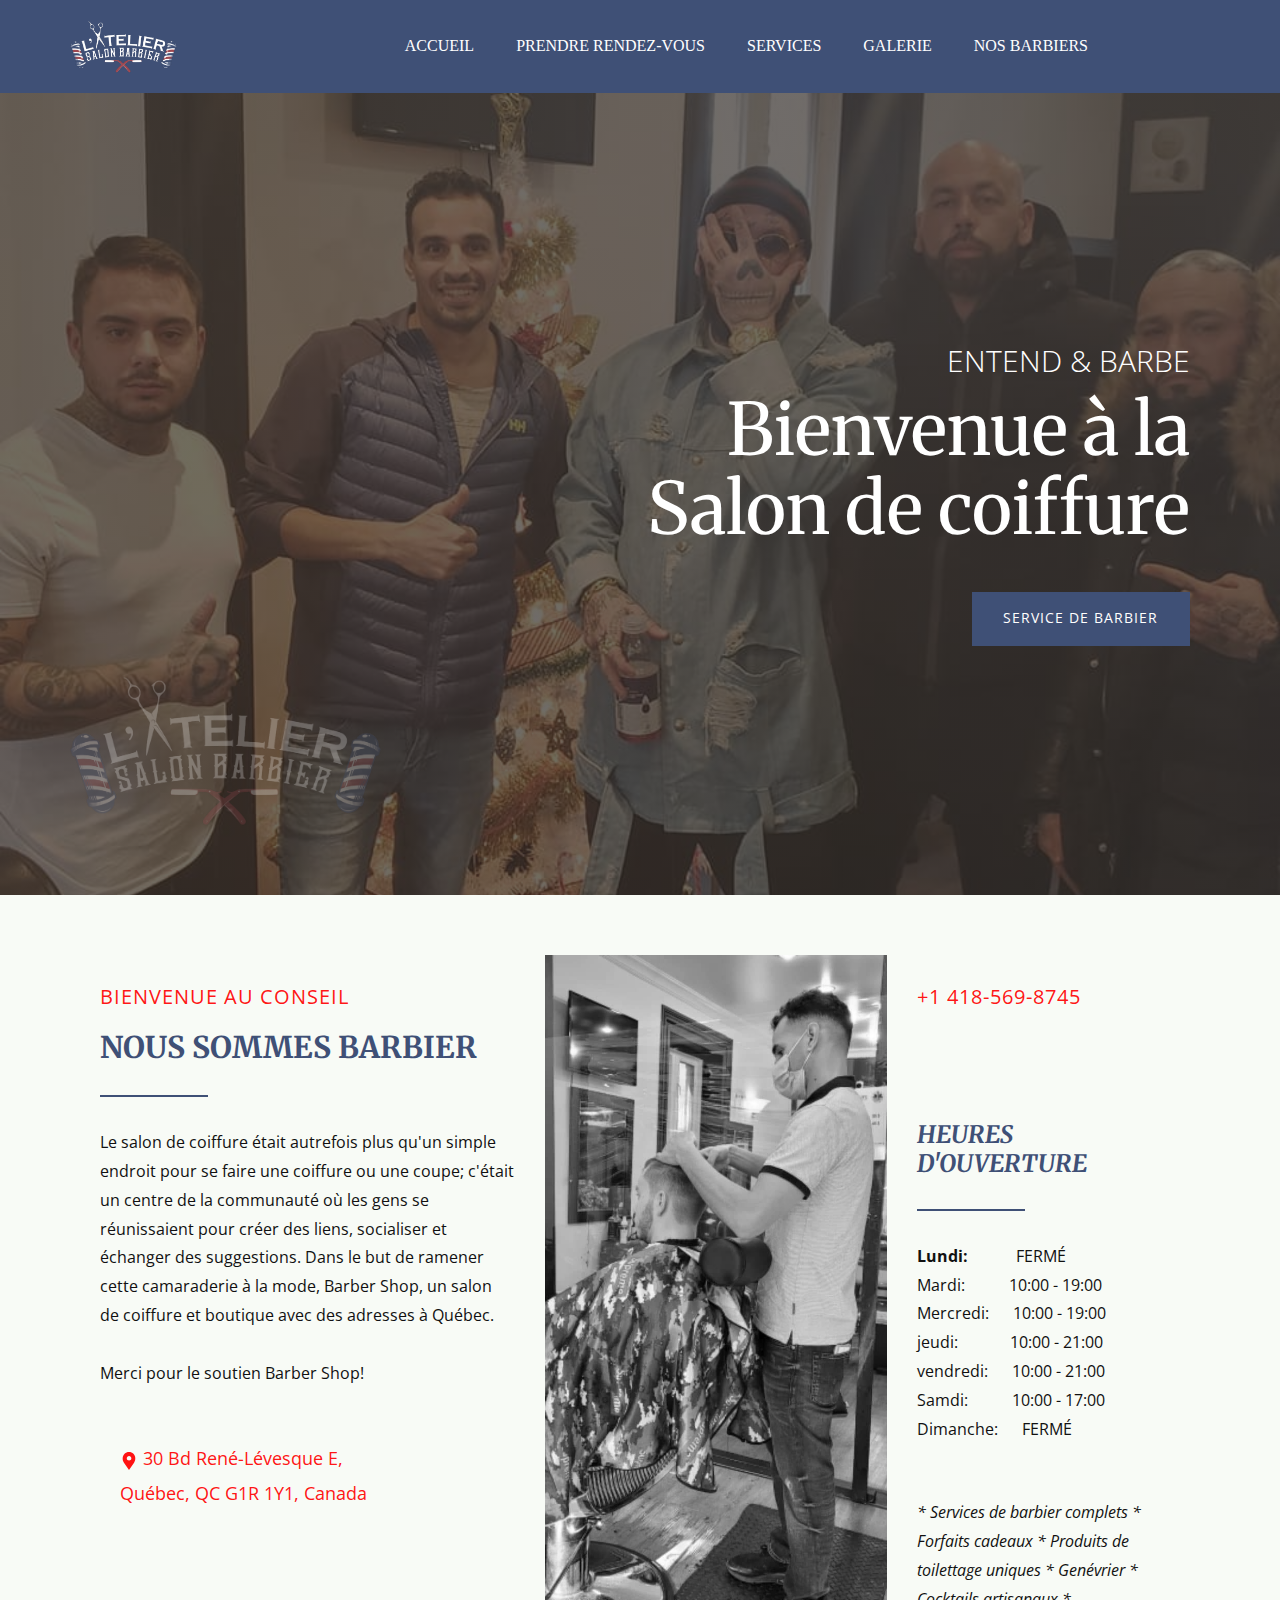
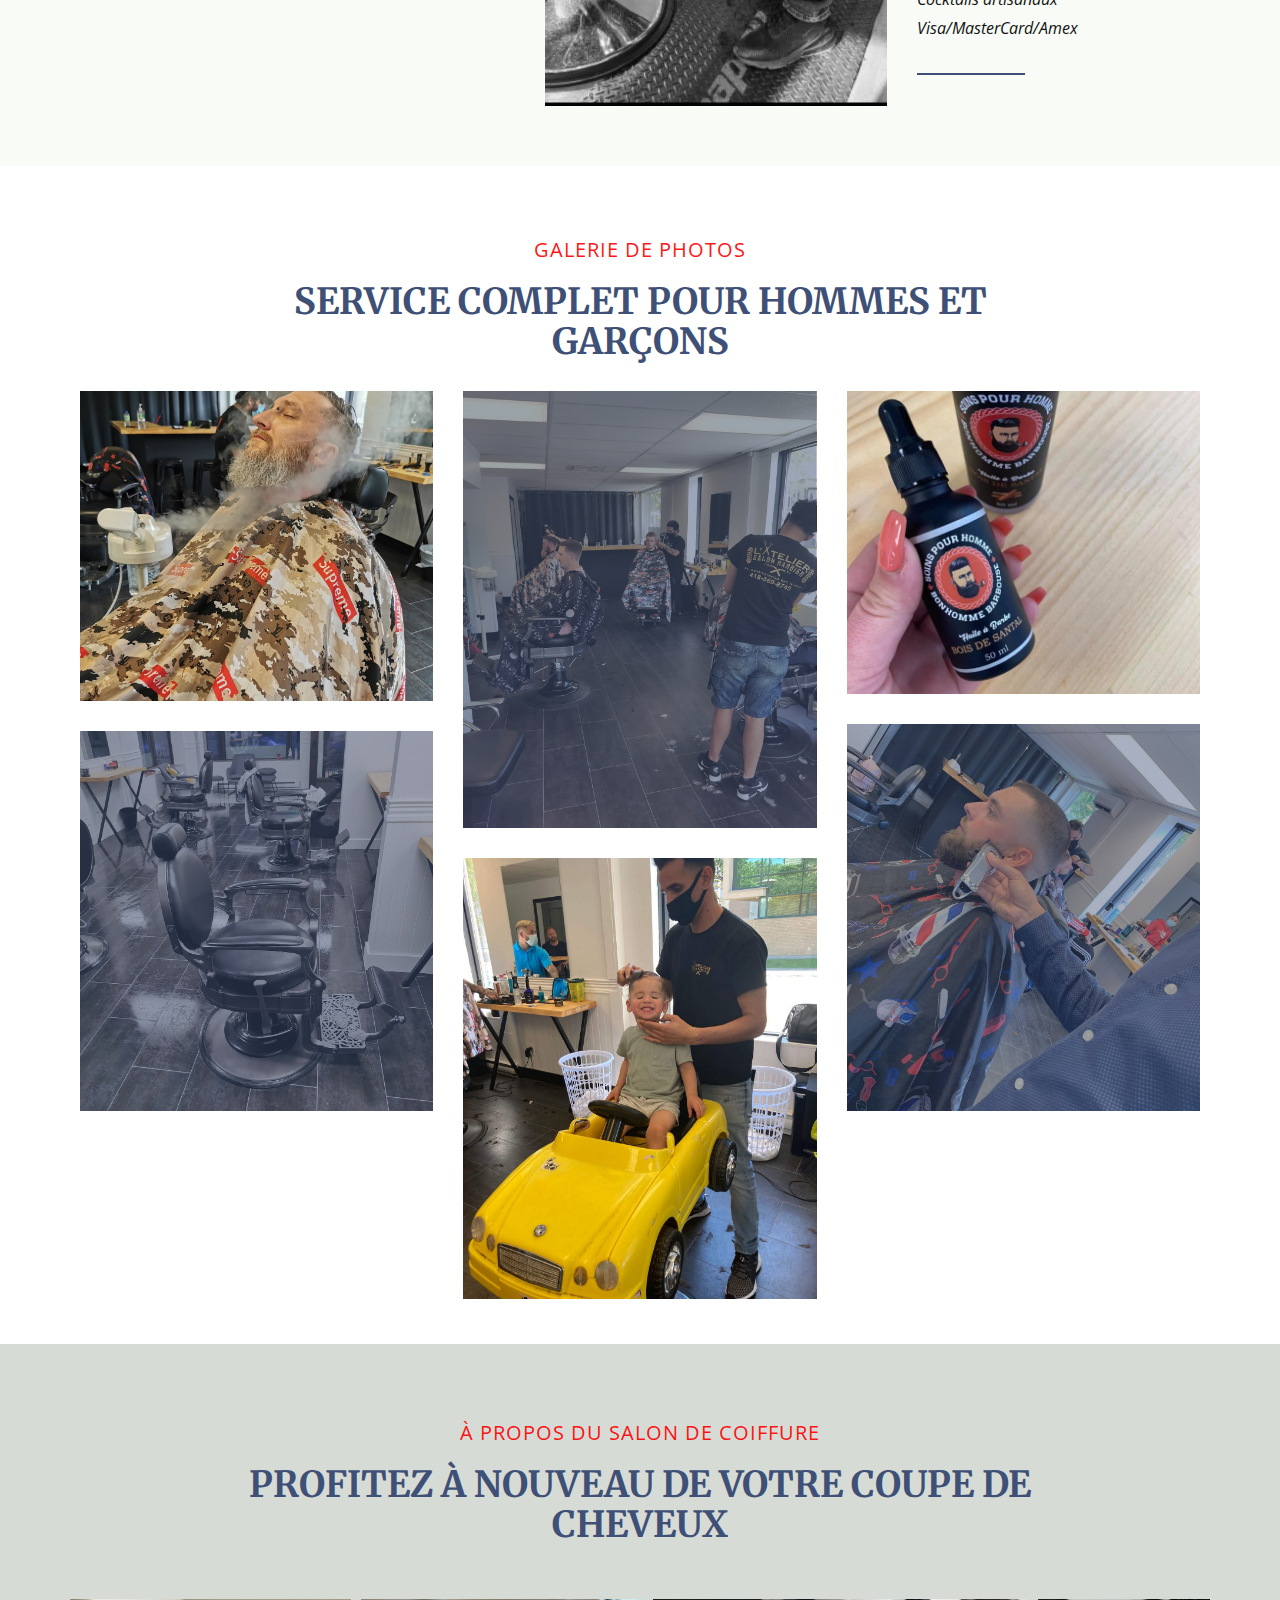
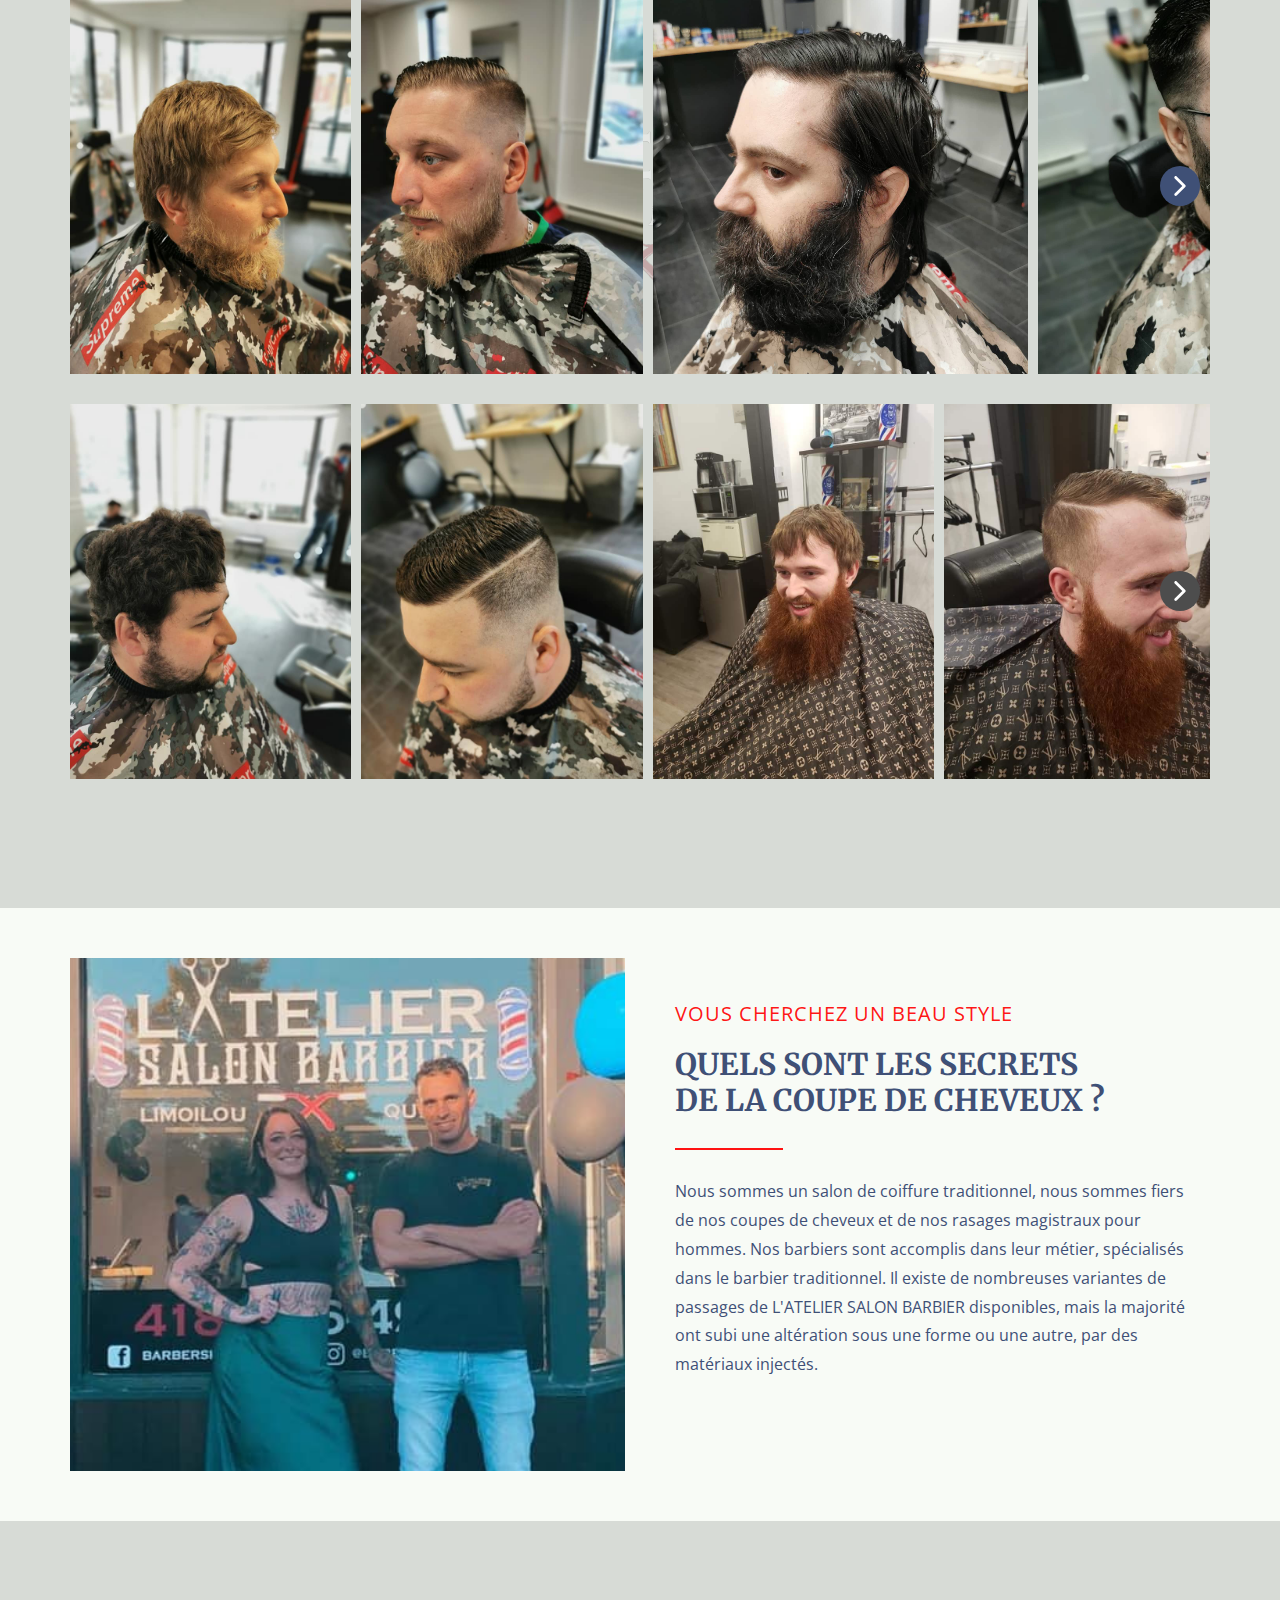
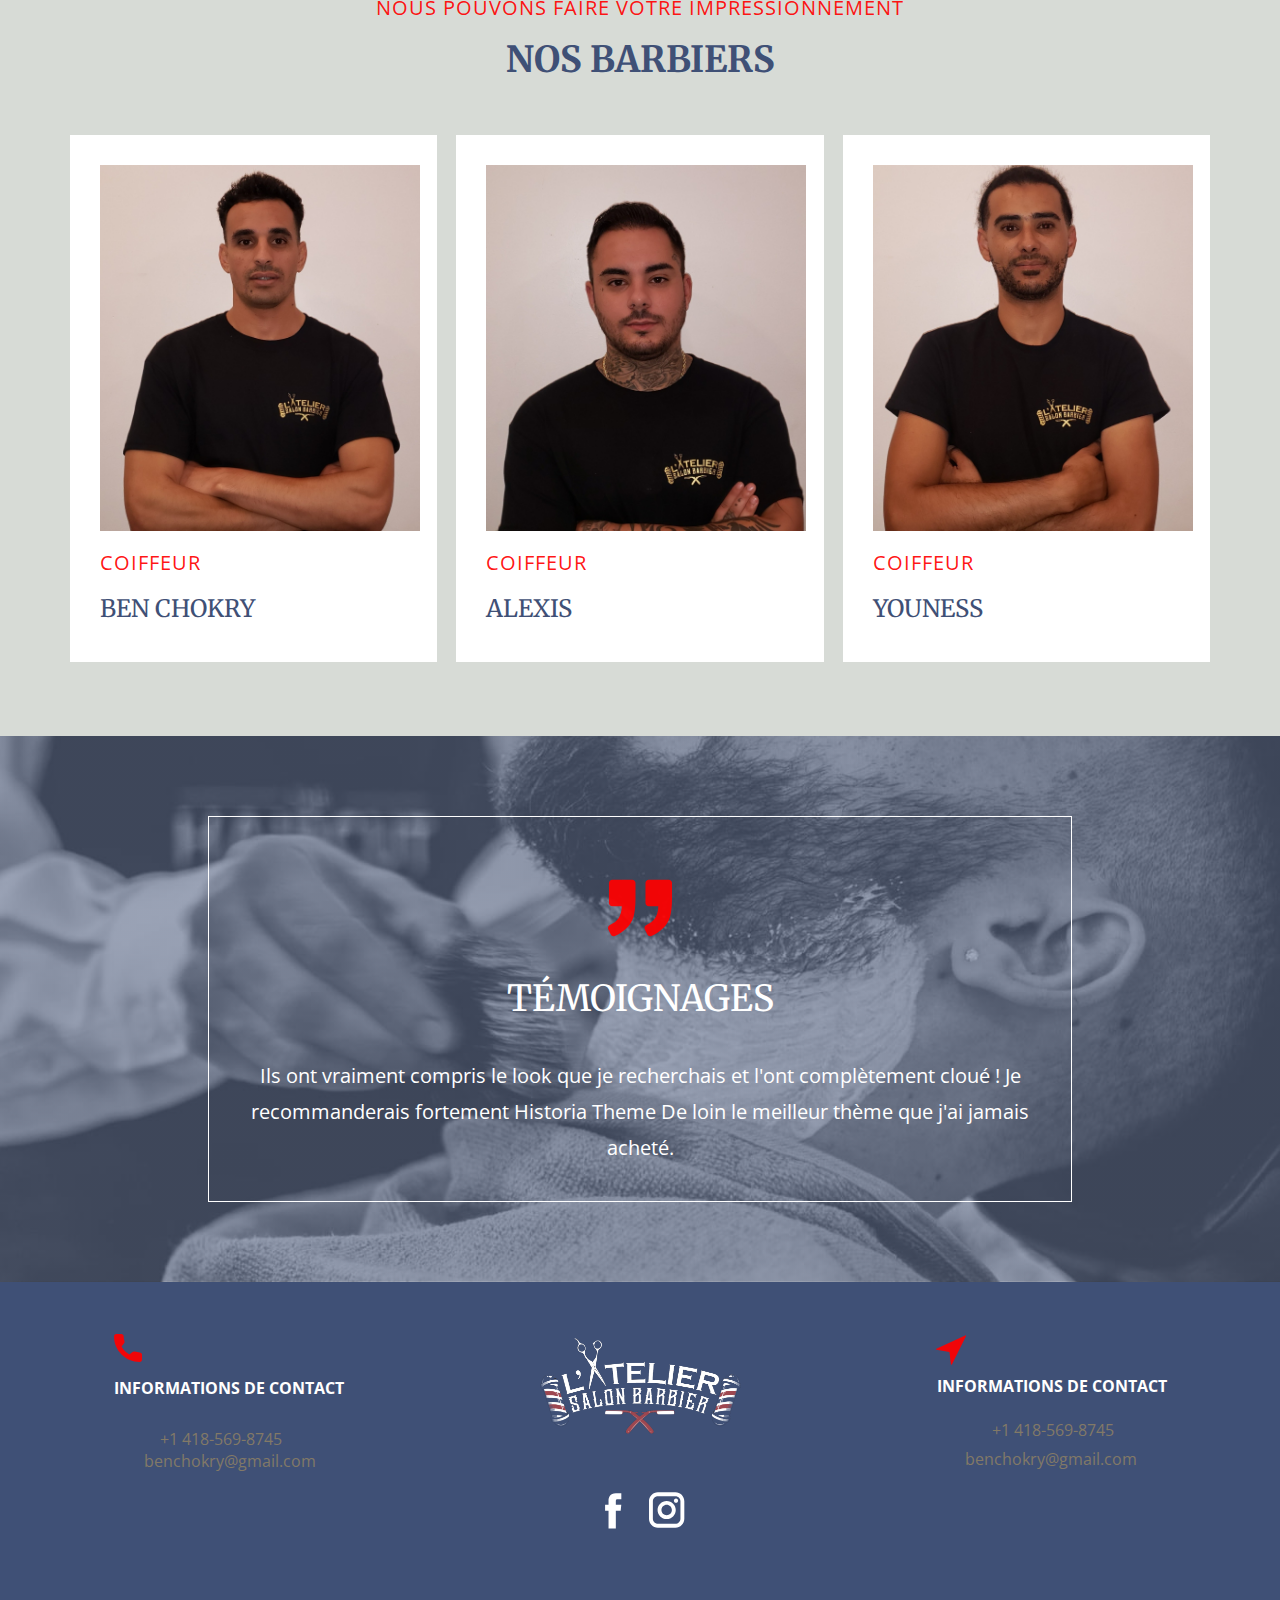
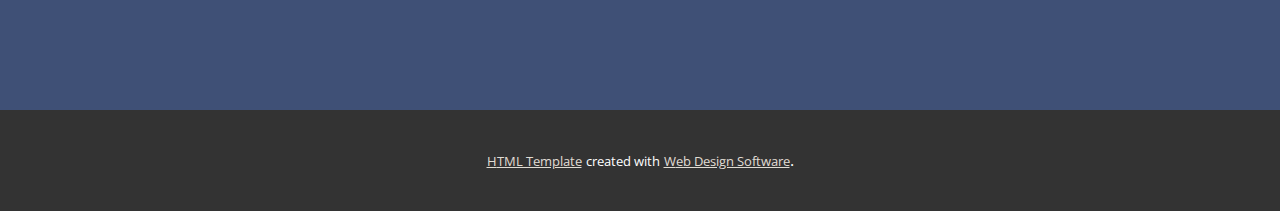
<file: webpage.html>
<!DOCTYPE html>
<html style="font-size: 16px;" lang="fr-CA">
  <head>
    <meta name="viewport" content="width=device-width, initial-scale=1.0">
    <meta charset="utf-8">
    <meta name="keywords" content="Welcome to theBarber Shop, Man &amp; Boys Full Service, Enjoy Your Haircut Again, Hot Shaves, Our Barbers, testimonials">
    <meta name="description" content="">
    <meta name="page_type" content="np-template-header-footer-from-plugin">
    <title>webpage</title>
    <link rel="stylesheet" href="nicepage.css" media="screen">
<link rel="stylesheet" href="webpage.css" media="screen">
    <script class="u-script" type="text/javascript" src="jquery.js" defer=""></script>
    <script class="u-script" type="text/javascript" src="nicepage.js" defer=""></script>
    <meta name="generator" content="Nicepage 3.23.2, nicepage.com">
    <link id="u-theme-google-font" rel="stylesheet" href="https://fonts.googleapis.com/css?family=Merriweather:300,300i,400,400i,700,700i,900,900i|Open+Sans:300,300i,400,400i,600,600i,700,700i,800,800i">
    
    
    
    
    
    
    
    
    <script type="application/ld+json">{
		"@context": "http://schema.org",
		"@type": "Organization",
		"name": "barber",
		"logo": "images/logo.png",
		"sameAs": [
				"https://www.facebook.com/benhassounechokry/",
				"https://www.instagram.com/barbershoplatelier/"
		]
}</script>
    <meta name="theme-color" content="#827967">
    <meta property="og:title" content="webpage">
    <meta property="og:description" content="">
    <meta property="og:type" content="website">
  </head>
  <body class="u-body"><header class="u-clearfix u-custom-color-1 u-header u-sticky u-sticky-b084 u-header" id="sec-3827"><div class="u-clearfix u-sheet u-valign-middle-sm u-valign-middle-xs u-sheet-1">
        <nav class="u-align-left u-menu u-menu-one-level u-nav-spacing-25 u-offcanvas u-menu-1" data-responsive-from="MD">
          <div class="menu-collapse" style="font-size: 1rem; letter-spacing: 0px; text-transform: uppercase; font-weight: 500;">
            <a class="u-button-style u-custom-active-border-color u-custom-active-color u-custom-border u-custom-border-color u-custom-borders u-custom-hover-border-color u-custom-hover-color u-custom-left-right-menu-spacing u-custom-padding-bottom u-custom-text-active-color u-custom-text-color u-custom-text-hover-color u-custom-top-bottom-menu-spacing u-nav-link u-text-black" href="#" style="padding: 4px 0px; font-size: calc(1em + 8px);">
              <svg class="u-svg-link" preserveAspectRatio="xMidYMin slice" viewBox="0 0 302 302" style="undefined"><use xmlns:xlink="http://www.w3.org/1999/xlink" xlink:href="#svg-7b92"></use></svg>
              <svg xmlns="http://www.w3.org/2000/svg" xmlns:xlink="http://www.w3.org/1999/xlink" version="1.1" id="svg-7b92" x="0px" y="0px" viewBox="0 0 302 302" style="enable-background:new 0 0 302 302;" xml:space="preserve" class="u-svg-content"><g><rect y="36" width="302" height="30"></rect><rect y="236" width="302" height="30"></rect><rect y="136" width="302" height="30"></rect>
</g><g></g><g></g><g></g><g></g><g></g><g></g><g></g><g></g><g></g><g></g><g></g><g></g><g></g><g></g><g></g></svg>
            </a>
          </div>
          <div class="u-custom-menu u-nav-container">
            <ul class="u-nav u-spacing-2 u-unstyled u-nav-1"><li class="u-nav-item"><a class="u-border-active-palette-1-base u-border-hover-palette-1-light-1 u-button-style u-nav-link u-text-active-white u-text-body-alt-color u-text-hover-custom-color-2" href="webpage.html#sec-4182" data-page-id="579124376" style="padding: 10px 20px;">ACCUEIL</a>
</li><li class="u-nav-item"><a class="u-border-active-palette-1-base u-border-hover-palette-1-light-1 u-button-style u-nav-link u-text-active-white u-text-body-alt-color u-text-hover-custom-color-2" href="webpage.html#sec-e024" data-page-id="579124376" style="padding: 10px 20px;">Prendre rendez-vous</a>
</li><li class="u-nav-item"><a class="u-border-active-palette-1-base u-border-hover-palette-1-light-1 u-button-style u-nav-link u-text-active-white u-text-body-alt-color u-text-hover-custom-color-2" href="webpage.html#sec-c264" data-page-id="579124376" style="padding: 10px 20px;">services</a>
</li><li class="u-nav-item"><a class="u-border-active-palette-1-base u-border-hover-palette-1-light-1 u-button-style u-nav-link u-text-active-white u-text-body-alt-color u-text-hover-custom-color-2" href="webpage.html#sec-a2f8" data-page-id="579124376" style="padding: 10px 20px;">Galerie</a>
</li><li class="u-nav-item"><a class="u-border-active-palette-1-base u-border-hover-palette-1-light-1 u-button-style u-nav-link u-text-active-white u-text-body-alt-color u-text-hover-custom-color-2" href="webpage.html#sec-744b" data-page-id="579124376" style="padding: 10px 20px;">Nos barbiers </a>
</li></ul>
          </div>
          <div class="u-custom-menu u-nav-container-collapse">
            <div class="u-align-center u-container-style u-custom-color-1 u-inner-container-layout u-opacity u-opacity-95 u-sidenav u-sidenav-1" data-offcanvas-width="181.25">
              <div class="u-sidenav-overflow">
                <div class="u-menu-close"></div>
                <ul class="u-align-center u-nav u-popupmenu-items u-spacing-24 u-text-hover-custom-color-2 u-unstyled u-nav-2"><li class="u-nav-item"><a class="u-button-style u-nav-link" href="webpage.html#sec-4182" data-page-id="579124376" style="padding: 10px 20px;">ACCUEIL</a>
</li><li class="u-nav-item"><a class="u-button-style u-nav-link" href="webpage.html#sec-e024" data-page-id="579124376" style="padding: 10px 20px;">Prendre rendez-vous</a>
</li><li class="u-nav-item"><a class="u-button-style u-nav-link" href="webpage.html#sec-c264" data-page-id="579124376" style="padding: 10px 20px;">services</a>
</li><li class="u-nav-item"><a class="u-button-style u-nav-link" href="webpage.html#sec-a2f8" data-page-id="579124376" style="padding: 10px 20px;">Galerie</a>
</li><li class="u-nav-item"><a class="u-button-style u-nav-link" href="webpage.html#sec-744b" data-page-id="579124376" style="padding: 10px 20px;">Nos barbiers </a>
</li></ul>
              </div>
            </div>
            <div class="u-black u-menu-overlay u-opacity u-opacity-70"></div>
          </div>
        </nav>
        <a href="#" class="u-image u-logo u-image-1" src="" data-image-width="1600" data-image-height="1019">
          <img src="images/logo.png" class="u-logo-image u-logo-image-1">
        </a>
      </div></header> 
    <section class="u-clearfix u-image u-shading u-section-1" id="sec-4182" data-image-width="960" data-image-height="960">
      <div class="u-clearfix u-sheet u-sheet-1">
        <div class="u-align-right u-container-style u-expanded-width-md u-expanded-width-sm u-expanded-width-xs u-group u-group-1">
          <div class="u-container-layout u-valign-middle-xl u-valign-middle-xs u-valign-top-sm u-container-layout-1">
            <h3 class="u-custom-font u-text u-text-font u-text-1"> Entend &amp; Barbe</h3>
            <h1 class="u-text u-title u-text-2"> Bienvenue à la <br>Salon de coiffure
            </h1>
            <a href="webpage.html#sec-e024" data-page-id="579124376" class="u-border-none u-btn u-button-style u-custom-color-1 u-btn-1">service de barbier</a>
          </div>
        </div>
        <img class="u-image u-image-default u-opacity u-opacity-25 u-image-1" src="images/logo.png" alt="" data-image-width="1600" data-image-height="1019">
      </div>
    </section>
    <section class="u-clearfix u-palette-5-light-3 u-section-2" id="sec-e024">
      <div class="u-clearfix u-sheet u-sheet-1">
        <div class="u-clearfix u-layout-wrap u-layout-wrap-1">
          <div class="u-layout">
            <div class="u-layout-row">
              <div class="u-align-left u-container-style u-layout-cell u-left-cell u-size-20-md u-size-20-sm u-size-20-xs u-size-25-lg u-size-25-xl u-layout-cell-1">
                <div class="u-container-layout u-container-layout-1">
                  <h5 class="u-text u-text-custom-color-2 u-text-1"> bienvenue au conseil</h5>
                  <h3 class="u-text u-text-custom-color-1 u-text-2"> NOUS SOMMES BARBIER</h3>
                  <div class="u-border-2 u-border-custom-color-1 u-line u-line-horizontal u-line-1"></div>
                  <p class="u-text u-text-3"> Le salon de coiffure était autrefois plus qu'un simple endroit pour se faire une coiffure ou une coupe; c'était un centre de la communauté où les gens se réunissaient pour créer des liens, socialiser et échanger des suggestions. Dans le but de ramener cette camaraderie à la mode, Barber Shop, un salon de coiffure et boutique avec des adresses à Québec. <br>
                    <br>Merci pour le soutien Barber Shop!
                  </p>
                  <p class="u-text u-text-custom-color-2 u-text-4"><span class="u-icon u-icon-1"><svg class="u-svg-content" viewBox="0 0 54.757 54.757" x="0px" y="0px" style="width: 1em; height: 1em;"><path d="M40.94,5.617C37.318,1.995,32.502,0,27.38,0c-5.123,0-9.938,1.995-13.56,5.617c-6.703,6.702-7.536,19.312-1.804,26.952
	L27.38,54.757L42.721,32.6C48.476,24.929,47.643,12.319,40.94,5.617z M27.557,26c-3.859,0-7-3.141-7-7s3.141-7,7-7s7,3.141,7,7
	S31.416,26,27.557,26z"></path></svg><img></span>&nbsp;​30 Bd René-Lévesque E, Québec, QC G1R 1Y1, Canada
                  </p>
                </div>
              </div>
              <div class="u-container-style u-image u-layout-cell u-size-18-lg u-size-18-xl u-size-23-md u-size-23-sm u-size-23-xs u-image-1" data-image-width="1080" data-image-height="1455">
                <div class="u-container-layout u-container-layout-2"></div>
              </div>
              <div class="u-container-style u-layout-cell u-right-cell u-size-17 u-layout-cell-3">
                <div class="u-container-layout u-container-layout-3">
                  <h5 class="u-text u-text-custom-color-2 u-text-5">+1 418-569-8745</h5>
                  <h3 class="u-text u-text-custom-color-1 u-text-6"> Heures d'ouverture</h3>
                  <div class="u-border-2 u-border-custom-color-1 u-line u-line-horizontal u-line-2"></div>
                  <p class="u-text u-text-7"><b> Lundi:&nbsp; &nbsp; &nbsp; &nbsp; &nbsp; &nbsp;<span style="font-weight: 400;"></span></b> FERMÉ<br> Mardi:&nbsp; &nbsp; &nbsp; &nbsp; &nbsp; &nbsp;10:00 - 19:00&nbsp;<br> Mercredi:&nbsp; &nbsp; &nbsp; 10:00 - 19:00&nbsp;<br> jeudi:&nbsp; &nbsp; &nbsp; &nbsp; &nbsp; &nbsp; &nbsp;10:00 - 21:00&nbsp;<br>vendredi:&nbsp; &nbsp; &nbsp; 10:00 - 21:00&nbsp;<br> Samdi:&nbsp; &nbsp; &nbsp; &nbsp; &nbsp; &nbsp;10:00 - 17:00&nbsp;<br>Dimanche:&nbsp; &nbsp; &nbsp; ​​FERMÉ<br>
                  </p>
                  <p class="u-text u-text-8">* Services de barbier complets * Forfaits cadeaux * Produits de toilettage uniques * Genévrier * Cocktails artisanaux * Visa/MasterCard/Amex</p>
                  <div class="u-border-2 u-border-custom-color-1 u-line u-line-horizontal u-line-3"></div>
                </div>
              </div>
            </div>
          </div>
        </div>
      </div>
    </section>
    <section class="u-clearfix u-section-3" id="sec-c264">
      <div class="u-clearfix u-sheet u-sheet-1">
        <div class="u-align-center u-container-style u-group u-group-1">
          <div class="u-container-layout u-container-layout-1">
            <h5 class="u-text u-text-custom-color-2 u-text-1"> Galerie de photos </h5>
            <h2 class="u-text u-text-custom-color-1 u-text-2"> Service complet pour hommes et garçons </h2>
          </div>
        </div>
        <div class="u-clearfix u-expanded-width-md u-expanded-width-sm u-expanded-width-xs u-gutter-30 u-layout-wrap u-layout-wrap-1">
          <div class="u-gutter-0 u-layout">
            <div class="u-layout-row">
              <div class="u-size-20 u-size-30-md">
                <div class="u-layout-col">
                  <div class="u-container-style u-image u-layout-cell u-left-cell u-size-20 u-image-1" data-image-width="1536" data-image-height="2048">
                    <div class="u-container-layout"></div>
                  </div>
                  <div class="u-container-style u-image u-layout-cell u-left-cell u-shading u-size-40 u-image-2" data-image-width="1511" data-image-height="2015">
                    <div class="u-container-layout"></div>
                  </div>
                </div>
              </div>
              <div class="u-size-20 u-size-30-md">
                <div class="u-layout-col">
                  <div class="u-container-style u-image u-layout-cell u-shading u-size-40 u-image-3" data-image-width="1536" data-image-height="2048">
                    <div class="u-container-layout"></div>
                  </div>
                  <div class="u-container-style u-layout-cell u-size-20 u-layout-cell-4">
                    <div class="u-container-layout">
                      <img class="u-expanded-width u-image u-image-4" src="images/203622587_1851141751720252_7593955666159797678_n.jpg" data-image-width="1513" data-image-height="2015">
                    </div>
                  </div>
                </div>
              </div>
              <div class="u-size-20 u-size-60-md">
                <div class="u-layout-col">
                  <div class="u-container-style u-image u-layout-cell u-right-cell u-size-20 u-image-5" data-image-width="720" data-image-height="960">
                    <div class="u-container-layout"></div>
                  </div>
                  <div class="u-container-style u-image u-layout-cell u-right-cell u-shading u-size-40 u-image-6" data-image-width="1536" data-image-height="2048">
                    <div class="u-container-layout"></div>
                  </div>
                </div>
              </div>
            </div>
          </div>
        </div>
      </div>
    </section>
    <section class="u-clearfix u-palette-4-light-2 u-section-4" id="sec-a2f8">
      <div class="u-clearfix u-sheet u-sheet-1">
        <div class="u-align-center u-container-style u-expanded-width-md u-expanded-width-sm u-expanded-width-xs u-group u-group-1">
          <div class="u-container-layout u-container-layout-1">
            <h5 class="u-text u-text-custom-color-2 u-text-1"> À propos du sal​on d​e coiffure </h5>
            <h2 class="u-text u-text-custom-color-1 u-text-2"> Profitez à nouveau de votre coupe de cheveux</h2>
          </div>
        </div>
        <img src="images/logo.png" alt="" class="u-image u-image-contain u-image-default u-opacity u-opacity-35 u-image-1" data-image-width="1600" data-image-height="1019">
        <div class="u-expanded-width u-gallery u-layout-horizontal u-lightbox u-no-transition u-show-text-on-hover u-gallery-1">
          <div class="u-gallery-inner"><div class="u-effect-fade u-gallery-item u-gallery-item-1"><div class="u-back-slide" data-image-width="720" data-image-height="960"><img class="u-back-image" src="images/168064526_1786203048214123_1832832488844048821_n.jpg">
</div><div class="u-over-slide u-shading u-over-slide-1"><h3 class="u-gallery-heading"></h3><p class="u-gallery-text"></p>
</div>
</div><div class="u-effect-fade u-gallery-item u-gallery-item-2"><div class="u-back-slide" data-image-width="720" data-image-height="960"><img class="u-back-image" src="images/167153477_1786203081547453_4533733670839720500_n.jpg">
</div><div class="u-over-slide u-shading u-over-slide-2"><h3 class="u-gallery-heading"></h3><p class="u-gallery-text"></p>
</div>
</div><div class="u-effect-fade u-gallery-item u-gallery-item-3"><div class="u-back-slide" data-image-width="1440" data-image-height="1440"><img class="u-back-image" src="images/159540063_1769094066591688_7240082249912270437_n.jpg">
</div><div class="u-over-slide u-shading u-over-slide-3"><h3 class="u-gallery-heading"></h3><p class="u-gallery-text"></p>
</div>
</div><div class="u-effect-fade u-gallery-item u-gallery-item-4"><div class="u-back-slide" data-image-width="1440" data-image-height="1440"><img class="u-back-image" src="images/158915914_1769094113258350_3291055967929458492_n.jpg">
</div><div class="u-over-slide u-shading u-over-slide-4"><h3 class="u-gallery-heading"></h3><p class="u-gallery-text"></p>
</div>
</div><div class="u-effect-fade u-gallery-item u-gallery-item-5"><div class="u-back-slide" data-image-width="450" data-image-height="600"><img class="u-back-image" src="images/189343636_1824301714404256_9002529225298065994_n.jpg">
</div><div class="u-over-slide u-shading u-over-slide-5"><h3 class="u-gallery-heading"></h3><p class="u-gallery-text"></p>
</div>
</div><div class="u-effect-fade u-gallery-item u-gallery-item-6"><div class="u-back-slide" data-image-width="1536" data-image-height="2048"><img class="u-back-image" src="images/188634339_1824301811070913_6697379565584313773_n.jpg">
</div><div class="u-over-slide u-shading u-over-slide-6"><h3 class="u-gallery-heading"></h3><p class="u-gallery-text"></p>
</div>
</div></div>
          <a class="u-absolute-vcenter u-custom-color-1 u-gallery-nav u-gallery-nav-prev u-icon-circle u-opacity u-opacity-70 u-spacing-10 u-gallery-nav-1" href="#" role="button">
            <span aria-hidden="true">
              <svg viewBox="0 0 451.847 451.847"><path d="M97.141,225.92c0-8.095,3.091-16.192,9.259-22.366L300.689,9.27c12.359-12.359,32.397-12.359,44.751,0
c12.354,12.354,12.354,32.388,0,44.748L173.525,225.92l171.903,171.909c12.354,12.354,12.354,32.391,0,44.744
c-12.354,12.365-32.386,12.365-44.745,0l-194.29-194.281C100.226,242.115,97.141,234.018,97.141,225.92z"></path></svg>
            </span>
            <span class="sr-only">
              <svg viewBox="0 0 451.847 451.847"><path d="M97.141,225.92c0-8.095,3.091-16.192,9.259-22.366L300.689,9.27c12.359-12.359,32.397-12.359,44.751,0
c12.354,12.354,12.354,32.388,0,44.748L173.525,225.92l171.903,171.909c12.354,12.354,12.354,32.391,0,44.744
c-12.354,12.365-32.386,12.365-44.745,0l-194.29-194.281C100.226,242.115,97.141,234.018,97.141,225.92z"></path></svg>
            </span>
          </a>
          <a class="u-absolute-vcenter u-custom-color-1 u-gallery-nav u-gallery-nav-next u-icon-circle u-opacity u-opacity-70 u-spacing-10 u-gallery-nav-2" href="#" role="button">
            <span aria-hidden="true">
              <svg viewBox="0 0 451.846 451.847"><path d="M345.441,248.292L151.154,442.573c-12.359,12.365-32.397,12.365-44.75,0c-12.354-12.354-12.354-32.391,0-44.744
L278.318,225.92L106.409,54.017c-12.354-12.359-12.354-32.394,0-44.748c12.354-12.359,32.391-12.359,44.75,0l194.287,194.284
c6.177,6.18,9.262,14.271,9.262,22.366C354.708,234.018,351.617,242.115,345.441,248.292z"></path></svg>
            </span>
            <span class="sr-only">
              <svg viewBox="0 0 451.846 451.847"><path d="M345.441,248.292L151.154,442.573c-12.359,12.365-32.397,12.365-44.75,0c-12.354-12.354-12.354-32.391,0-44.744
L278.318,225.92L106.409,54.017c-12.354-12.359-12.354-32.394,0-44.748c12.354-12.359,32.391-12.359,44.75,0l194.287,194.284
c6.177,6.18,9.262,14.271,9.262,22.366C354.708,234.018,351.617,242.115,345.441,248.292z"></path></svg>
            </span>
          </a>
        </div>
        <div class="u-expanded-width u-gallery u-layout-horizontal u-lightbox u-no-transition u-show-text-on-hover u-gallery-2">
          <div class="u-gallery-inner"><div class="u-effect-fade u-gallery-item u-gallery-item-7"><div class="u-back-slide" data-image-width="720" data-image-height="960"><img class="u-back-image" src="images/152336866_1756792347821860_1300934290242194327_n.jpg">
</div><div class="u-over-slide u-shading u-over-slide-7"><h3 class="u-gallery-heading"></h3><p class="u-gallery-text"></p>
</div>
</div><div class="u-effect-fade u-gallery-item u-gallery-item-8"><div class="u-back-slide" data-image-width="720" data-image-height="960"><img class="u-back-image" src="images/152550570_1756792384488523_6798022083910111536_n.jpg">
</div><div class="u-over-slide u-shading u-over-slide-8"><h3 class="u-gallery-heading"></h3><p class="u-gallery-text"></p>
</div>
</div><div class="u-effect-fade u-gallery-item u-gallery-item-9"><div class="u-back-slide" data-image-width="720" data-image-height="960"><img class="u-back-image" src="images/151594388_1755275414640220_1875030038372121985_n.jpg">
</div><div class="u-over-slide u-shading u-over-slide-9"><h3 class="u-gallery-heading"></h3><p class="u-gallery-text"></p>
</div>
</div><div class="u-effect-fade u-gallery-item u-gallery-item-10"><div class="u-back-slide" data-image-width="720" data-image-height="960"><img class="u-back-image" src="images/150712073_1755275454640216_2490573187644279971_n.jpg">
</div><div class="u-over-slide u-shading u-over-slide-10"><h3 class="u-gallery-heading"></h3><p class="u-gallery-text"></p>
</div>
</div><div class="u-effect-fade u-gallery-item u-gallery-item-11"><div class="u-back-slide" data-image-width="720" data-image-height="960"><img class="u-back-image" src="images/150785988_1754646301369798_4448083573173521460_n.jpg">
</div><div class="u-over-slide u-shading u-over-slide-11"><h3 class="u-gallery-heading"></h3><p class="u-gallery-text"></p>
</div>
</div><div class="u-effect-fade u-gallery-item u-gallery-item-12"><div class="u-back-slide" data-image-width="720" data-image-height="960"><img class="u-back-image" src="images/151597724_1754646344703127_8156908081975676628_n.jpg">
</div><div class="u-over-slide u-shading u-over-slide-12"><h3 class="u-gallery-heading"></h3><p class="u-gallery-text"></p>
</div>
</div></div>
          <a class="u-absolute-vcenter u-gallery-nav u-gallery-nav-prev u-grey-70 u-icon-circle u-opacity u-opacity-70 u-spacing-10 u-text-white u-gallery-nav-3" href="#" role="button">
            <span aria-hidden="true">
              <svg viewBox="0 0 451.847 451.847"><path d="M97.141,225.92c0-8.095,3.091-16.192,9.259-22.366L300.689,9.27c12.359-12.359,32.397-12.359,44.751,0
c12.354,12.354,12.354,32.388,0,44.748L173.525,225.92l171.903,171.909c12.354,12.354,12.354,32.391,0,44.744
c-12.354,12.365-32.386,12.365-44.745,0l-194.29-194.281C100.226,242.115,97.141,234.018,97.141,225.92z"></path></svg>
            </span>
            <span class="sr-only">
              <svg viewBox="0 0 451.847 451.847"><path d="M97.141,225.92c0-8.095,3.091-16.192,9.259-22.366L300.689,9.27c12.359-12.359,32.397-12.359,44.751,0
c12.354,12.354,12.354,32.388,0,44.748L173.525,225.92l171.903,171.909c12.354,12.354,12.354,32.391,0,44.744
c-12.354,12.365-32.386,12.365-44.745,0l-194.29-194.281C100.226,242.115,97.141,234.018,97.141,225.92z"></path></svg>
            </span>
          </a>
          <a class="u-absolute-vcenter u-gallery-nav u-gallery-nav-next u-grey-70 u-icon-circle u-opacity u-opacity-70 u-spacing-10 u-text-white u-gallery-nav-4" href="#" role="button">
            <span aria-hidden="true">
              <svg viewBox="0 0 451.846 451.847"><path d="M345.441,248.292L151.154,442.573c-12.359,12.365-32.397,12.365-44.75,0c-12.354-12.354-12.354-32.391,0-44.744
L278.318,225.92L106.409,54.017c-12.354-12.359-12.354-32.394,0-44.748c12.354-12.359,32.391-12.359,44.75,0l194.287,194.284
c6.177,6.18,9.262,14.271,9.262,22.366C354.708,234.018,351.617,242.115,345.441,248.292z"></path></svg>
            </span>
            <span class="sr-only">
              <svg viewBox="0 0 451.846 451.847"><path d="M345.441,248.292L151.154,442.573c-12.359,12.365-32.397,12.365-44.75,0c-12.354-12.354-12.354-32.391,0-44.744
L278.318,225.92L106.409,54.017c-12.354-12.359-12.354-32.394,0-44.748c12.354-12.359,32.391-12.359,44.75,0l194.287,194.284
c6.177,6.18,9.262,14.271,9.262,22.366C354.708,234.018,351.617,242.115,345.441,248.292z"></path></svg>
            </span>
          </a>
        </div>
      </div>
    </section>
    <section class="u-clearfix u-palette-5-light-3 u-section-5" id="carousel_8595">
      <div class="u-clearfix u-sheet u-sheet-1">
        <div class="u-clearfix u-expanded-width u-gutter-30 u-layout-wrap u-layout-wrap-1">
          <div class="u-gutter-0 u-layout">
            <div class="u-layout-row">
              <div class="u-container-style u-image u-layout-cell u-left-cell u-size-30 u-image-1" data-image-width="540" data-image-height="960">
                <div class="u-container-layout"></div>
              </div>
              <div class="u-align-left u-container-style u-layout-cell u-right-cell u-size-30 u-layout-cell-2">
                <div class="u-container-layout u-valign-middle-sm u-valign-middle-xs u-valign-top-md u-container-layout-2">
                  <h5 class="u-text u-text-custom-color-2 u-text-1"> Vous cherchez un beau style</h5>
                  <h3 class="u-text u-text-custom-color-1 u-text-2"> Quels sont les secrets <br>de la coupe de cheveux ?
                  </h3>
                  <div class="u-border-2 u-border-custom-color-2 u-line u-line-horizontal u-line-1"></div>
                  <p class="u-text u-text-custom-color-1 u-text-3"> Nous sommes un salon de coiffure traditionnel, nous sommes fiers de nos coupes de cheveux et de nos rasages magistraux pour hommes. Nos barbiers sont accomplis dans leur métier, spécialisés dans le barbier traditionnel. Il existe de nombreuses variantes de passages de ​L'ATELIER SALON BARBIER disponibles, mais la majorité ont subi une altération sous une forme ou une autre, par des matériaux injectés.</p>
                </div>
              </div>
            </div>
          </div>
        </div>
      </div>
    </section>
    <section class="u-align-center u-clearfix u-palette-4-light-2 u-section-6" id="sec-744b">
      <div class="u-clearfix u-sheet u-valign-middle u-sheet-1">
        <h5 class="u-text u-text-custom-color-2 u-text-1"><b></b>NOUS POUVONS FAIRE VOTRE IMPRESSIONNEMENT<span style="font-weight: 700;"></span>
        </h5>
        <h2 class="u-text u-text-custom-color-1 u-text-2"> Nos barbiers </h2>
        <div class="u-expanded-width u-list u-list-1">
          <div class="u-repeater u-repeater-1">
            <div class="u-align-center u-container-style u-list-item u-repeater-item u-white u-list-item-1">
              <div class="u-container-layout u-similar-container u-valign-top-md u-valign-top-sm u-valign-top-xs u-container-layout-1">
                <img alt="" class="u-expanded-width-lg u-expanded-width-md u-expanded-width-sm u-expanded-width-xs u-image u-image-default u-image-1" src="images/Ben.jpg" data-image-width="1859" data-image-height="1960">
                <h5 class="u-align-left u-text u-text-custom-color-2 u-text-3"> Coiffeur</h5>
                <h4 class="u-align-left u-text u-text-custom-color-1 u-text-4"> Ben Chokry</h4>
              </div>
            </div>
            <div class="u-align-center u-container-style u-list-item u-repeater-item u-white u-list-item-2">
              <div class="u-container-layout u-similar-container u-valign-top-md u-valign-top-sm u-valign-top-xs u-container-layout-2">
                <img alt="" class="u-expanded-width-lg u-expanded-width-md u-expanded-width-sm u-expanded-width-xs u-image u-image-default u-image-2" src="images/ALEXIS.jpg" data-image-width="2073" data-image-height="1960">
                <h5 class="u-align-left u-text u-text-custom-color-2 u-text-5"> Coiffeur</h5>
                <h4 class="u-align-left u-text u-text-custom-color-1 u-text-6">ALEXIS</h4>
              </div>
            </div>
            <div class="u-align-center u-container-style u-list-item u-repeater-item u-white u-list-item-3">
              <div class="u-container-layout u-similar-container u-valign-top-md u-valign-top-sm u-valign-top-xs u-container-layout-3">
                <img alt="" class="u-expanded-width-lg u-expanded-width-md u-expanded-width-sm u-expanded-width-xs u-image u-image-default u-image-3" src="images/YOUNESS.jpg" data-image-width="2025" data-image-height="1960">
                <h5 class="u-align-left u-text u-text-custom-color-2 u-text-7"> Coiffeur</h5>
                <h4 class="u-align-left u-text u-text-custom-color-1 u-text-8">yOUNESS</h4>
              </div>
            </div>
          </div>
        </div>
      </div>
    </section>
    <section class="u-clearfix u-image u-shading u-section-7" src="" id="sec-2559">
      <div class="u-clearfix u-sheet u-sheet-1">
        <div class="u-align-center u-border-1 u-border-white u-container-style u-expanded-width-md u-expanded-width-sm u-expanded-width-xs u-group u-group-1">
          <div class="u-container-layout u-container-layout-1"><span class="u-icon u-icon-circle u-text-custom-color-2 u-icon-1"><svg class="u-svg-link" preserveAspectRatio="xMidYMin slice" viewBox="0 0 975.036 975.036"><use xmlns:xlink="http://www.w3.org/1999/xlink" xlink:href="#svg-ee0e"></use></svg><svg id="svg-ee0e" x="0px" y="0px" viewBox="0 0 975.036 975.036" style="enable-background:new 0 0 975.036 975.036;" class="u-svg-content"><g><path d="M925.036,57.197h-304c-27.6,0-50,22.4-50,50v304c0,27.601,22.4,50,50,50h145.5c-1.9,79.601-20.4,143.3-55.4,191.2   c-27.6,37.8-69.399,69.1-125.3,93.8c-25.7,11.3-36.8,41.7-24.8,67.101l36,76c11.6,24.399,40.3,35.1,65.1,24.399   c66.2-28.6,122.101-64.8,167.7-108.8c55.601-53.7,93.7-114.3,114.3-181.9c20.601-67.6,30.9-159.8,30.9-276.8v-239   C975.036,79.598,952.635,57.197,925.036,57.197z"></path><path d="M106.036,913.497c65.4-28.5,121-64.699,166.9-108.6c56.1-53.7,94.4-114.1,115-181.2c20.6-67.1,30.899-159.6,30.899-277.5   v-239c0-27.6-22.399-50-50-50h-304c-27.6,0-50,22.4-50,50v304c0,27.601,22.4,50,50,50h145.5c-1.9,79.601-20.4,143.3-55.4,191.2   c-27.6,37.8-69.4,69.1-125.3,93.8c-25.7,11.3-36.8,41.7-24.8,67.101l35.9,75.8C52.336,913.497,81.236,924.298,106.036,913.497z"></path>
</g><g></g><g></g><g></g><g></g><g></g><g></g><g></g><g></g><g></g><g></g><g></g><g></g><g></g><g></g><g></g></svg></span>
            <h2 class="u-text u-text-body-alt-color u-text-1"> témoignages</h2>
            <p class="u-text u-text-2"> Ils ont vraiment compris le look que je recherchais et l'ont complètement cloué ! Je recommanderais fortement Historia Theme De loin le meilleur thème que j'ai jamais acheté. </p>
          </div>
        </div>
      </div>
    </section>
    
    
    <footer class="u-clearfix u-custom-color-1 u-footer" id="sec-386a"><div class="u-clearfix u-sheet u-sheet-1">
        <a href="#" class="u-image u-logo u-image-1" src="" data-image-width="2247" data-image-height="1431">
          <img src="images/logo.png" class="u-logo-image u-logo-image-1">
        </a><span class="u-icon u-icon-circle u-text-custom-color-2 u-icon-1"><svg class="u-svg-link" preserveAspectRatio="xMidYMin slice" viewBox="0 0 51.636 51.636" style=""><use xmlns:xlink="http://www.w3.org/1999/xlink" xlink:href="#svg-7e59"></use></svg><svg class="u-svg-content" viewBox="0 0 51.636 51.636" x="0px" y="0px" id="svg-7e59" style="enable-background:new 0 0 51.636 51.636;"><path d="M51.353,0.914c-0.295-0.305-0.75-0.39-1.135-0.213L0.583,23.481c-0.399,0.184-0.632,0.605-0.574,1.041  s0.393,0.782,0.826,0.854l22.263,3.731l2.545,21.038c0.054,0.438,0.389,0.791,0.824,0.865c0.057,0.01,0.113,0.015,0.169,0.015  c0.375,0,0.726-0.211,0.896-0.556l24-48.415C51.72,1.675,51.648,1.218,51.353,0.914z"></path></svg></span>
        <p class="u-text u-text-default u-text-1"> INFORMATIONS DE CONTACT</p>
        <p class="u-text u-text-default u-text-palette-1-dark-1 u-text-2"> +1 418-569-8745 </p>
        <p class="u-text u-text-default u-text-palette-4-light-2 u-text-3">
          <a class="a8nywdso cxmmr5t8 e9989ue4 esr5mh6w esuyzwwr f1sip0of g5ia77u1 gpro0wi8 hcukyx3x i1ao9s8h jb3vyjys kvgmc6g5 lzcic4wl nc684nl6 nhd2j8a9 oajrlxb2 oygrvhab p7hjln8o py34i1dx qt6c0cv9 qu0x051f r7d6kgcz rq0escxv rz4wbd8a u-active-none u-border-none u-btn u-button-link u-button-style u-hover-none u-none u-text-palette-1-dark-1 u-btn-1" href="mailto:benchokry@gmail.com" role="link" tabindex="0" target="_blank">benchokry@gmail.com</a>
        </p>
        <p class="u-text u-text-default u-text-4"> INFORMATIONS DE CONTACT</p>
        <p class="u-text u-text-default u-text-palette-1-dark-1 u-text-5"> +1 418-569-8745 </p>
        <p class="u-text u-text-default u-text-palette-4-light-2 u-text-6">
          <a class="a8nywdso cxmmr5t8 e9989ue4 esr5mh6w esuyzwwr f1sip0of g5ia77u1 gpro0wi8 hcukyx3x i1ao9s8h jb3vyjys kvgmc6g5 lzcic4wl nc684nl6 nhd2j8a9 oajrlxb2 oygrvhab p7hjln8o py34i1dx qt6c0cv9 qu0x051f r7d6kgcz rq0escxv rz4wbd8a u-active-none u-border-none u-btn u-button-link u-button-style u-hover-none u-none u-text-palette-1-dark-1 u-btn-2" href="mailto:benchokry@gmail.com" role="link" tabindex="0" target="_blank">benchokry@gmail.com</a>
        </p><span class="u-icon u-icon-circle u-text-custom-color-2 u-icon-2"><svg class="u-svg-link" preserveAspectRatio="xMidYMin slice" viewBox="0 0 384 384" style=""><use xmlns:xlink="http://www.w3.org/1999/xlink" xlink:href="#svg-ea34"></use></svg><svg class="u-svg-content" viewBox="0 0 384 384" x="0px" y="0px" id="svg-ea34" style="enable-background:new 0 0 384 384;"><g><g><path d="M353.188,252.052c-23.51,0-46.594-3.677-68.469-10.906c-10.719-3.656-23.896-0.302-30.438,6.417l-43.177,32.594    c-50.073-26.729-80.917-57.563-107.281-107.26l31.635-42.052c8.219-8.208,11.167-20.198,7.635-31.448    c-7.26-21.99-10.948-45.063-10.948-68.583C132.146,13.823,118.323,0,101.333,0H30.813C13.823,0,0,13.823,0,30.813    C0,225.563,158.438,384,353.188,384c16.99,0,30.813-13.823,30.813-30.813v-70.323C384,265.875,370.177,252.052,353.188,252.052z"></path>
</g>
</g></svg></span>
        <div class="u-align-left u-social-icons u-spacing-10 u-social-icons-1">
          <a class="u-social-url" target="_blank" href="https://www.facebook.com/benhassounechokry/" title="facebook"><span class="u-icon u-icon-circle u-social-facebook u-social-icon u-icon-3"><svg class="u-svg-link" preserveAspectRatio="xMidYMin slice" viewBox="0 0 112.2 112.2"><use xmlns:xlink="http://www.w3.org/1999/xlink" xlink:href="#svg-a65a"></use></svg><svg x="0px" y="0px" viewBox="0 0 112.2 112.2" enable-background="new 0 0 112.2 112.2" xml:space="preserve" id="svg-a65a" class="u-svg-content"><path d="M75.5,28.8H65.4c-1.5,0-4,0.9-4,4.3v9.4h13.9l-1.5,15.8H61.4v45.1H42.8V58.3h-8.8V42.4h8.8V32.2 c0-7.4,3.4-18.8,18.8-18.8h13.8v15.4H75.5z"></path></svg></span>
          </a>
          <a class="u-social-url" target="_blank" href="https://www.instagram.com/barbershoplatelier/" title="instagram"><span class="u-icon u-icon-circle u-social-icon u-social-instagram u-icon-4"><svg class="u-svg-link" preserveAspectRatio="xMidYMin slice" viewBox="0 0 112.2 112.2"><use xmlns:xlink="http://www.w3.org/1999/xlink" xlink:href="#svg-2e99"></use></svg><svg x="0px" y="0px" viewBox="0 0 112.2 112.2" enable-background="new 0 0 112.2 112.2" xml:space="preserve" id="svg-2e99" class="u-svg-content"><path d="M55.9,32.9c-12.8,0-23.2,10.4-23.2,23.2s10.4,23.2,23.2,23.2s23.2-10.4,23.2-23.2S68.7,32.9,55.9,32.9z M55.9,69.4c-7.4,0-13.3-6-13.3-13.3c-0.1-7.4,6-13.3,13.3-13.3s13.3,6,13.3,13.3C69.3,63.5,63.3,69.4,55.9,69.4z"></path><path d="M79.7,26.8c-3,0-5.4,2.5-5.4,5.4s2.5,5.4,5.4,5.4c3,0,5.4-2.5,5.4-5.4S82.7,26.8,79.7,26.8z"></path><path d="M78.2,11H33.5C21,11,10.8,21.3,10.8,33.7v44.7c0,12.6,10.2,22.8,22.7,22.8h44.7c12.6,0,22.7-10.2,22.7-22.7 V33.7C100.8,21.1,90.6,11,78.2,11z M91,78.4c0,7.1-5.8,12.8-12.8,12.8H33.5c-7.1,0-12.8-5.8-12.8-12.8V33.7 c0-7.1,5.8-12.8,12.8-12.8h44.7c7.1,0,12.8,5.8,12.8,12.8V78.4z"></path></svg></span>
          </a>
        </div>
      </div></footer>
    <section class="u-backlink u-clearfix u-grey-80">
      <a class="u-link" href="https://nicepage.com/html-templates" target="_blank">
        <span>HTML Template</span>
      </a>
      <p class="u-text">
        <span>created with</span>
      </p>
      <a class="u-link" href="https://nicepage.com/" target="_blank">
        <span>Web Design Software</span>
      </a>. 
    </section><span style="height: 64px; width: 64px; margin-left: 0px; margin-right: auto; margin-top: 0px; background-image: none; right: 150px; bottom: 155px;" class="u-back-to-top u-custom-color-2 u-icon u-icon-circle u-opacity u-opacity-80 u-spacing-11" data-href="#">
        <svg class="u-svg-link" preserveAspectRatio="xMidYMin slice" viewBox="0 0 551.13 551.13"><use xmlns:xlink="http://www.w3.org/1999/xlink" xlink:href="#svg-1d98"></use></svg>
        <svg class="u-svg-content" enable-background="new 0 0 551.13 551.13" viewBox="0 0 551.13 551.13" xmlns="http://www.w3.org/2000/svg" id="svg-1d98"><path d="m275.565 189.451 223.897 223.897h51.668l-275.565-275.565-275.565 275.565h51.668z"></path></svg>
    </span>
  </body>
</html>
</file>
